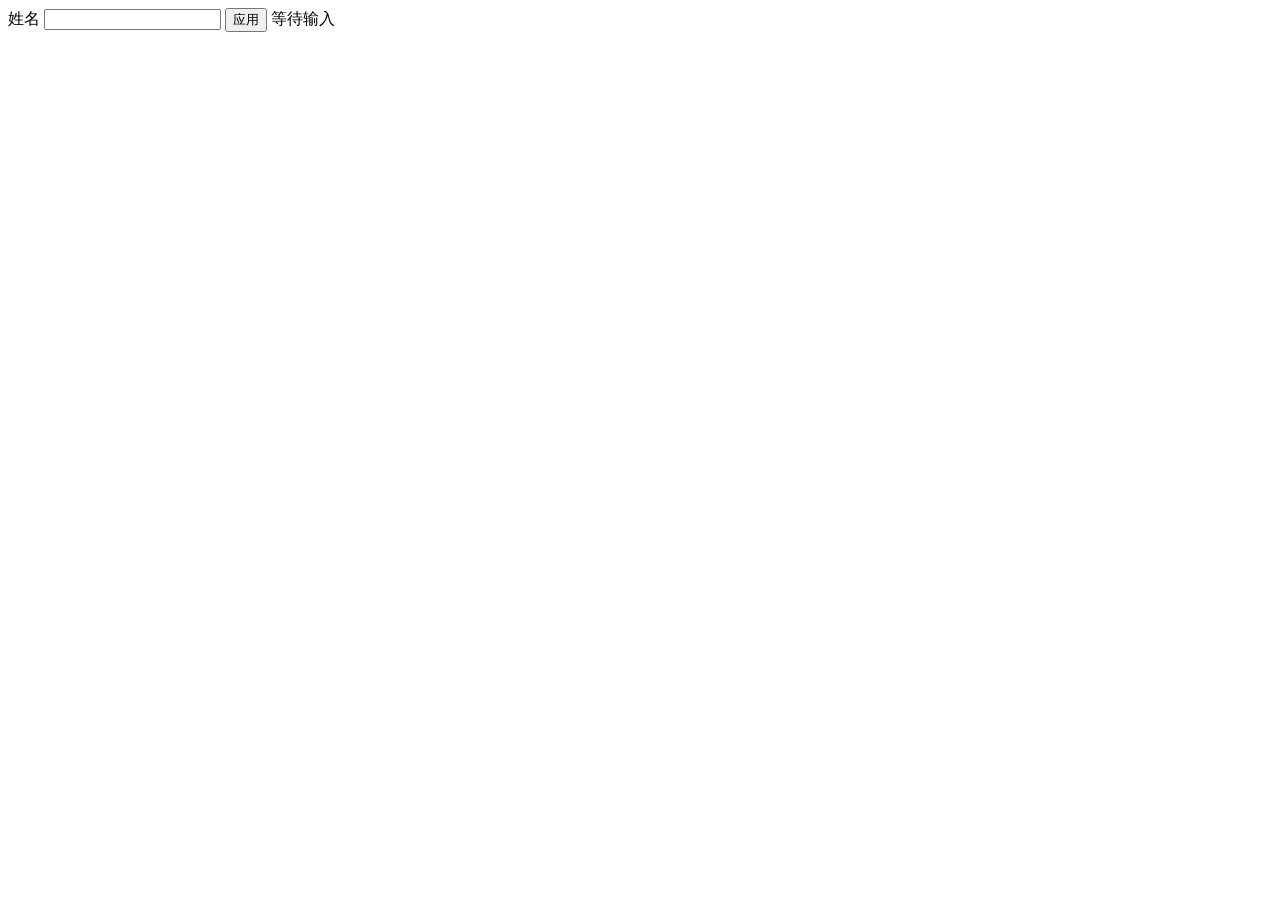
<file: extension/test-fixture/index.html>
<!doctype html>
<html lang="zh-CN">
<head><meta charset="utf-8"><title>Silent Tab Browser Test</title></head>
<body>
  <label>姓名 <input id="name" type="text"></label>
  <button id="apply" type="button">应用</button>
  <output id="output">等待输入</output>
  <script>
    document.querySelector('#apply').addEventListener('click', () => {
      document.querySelector('#output').textContent = `已输入：${document.querySelector('#name').value}`
    })
  </script>
</body>
</html>
</file>
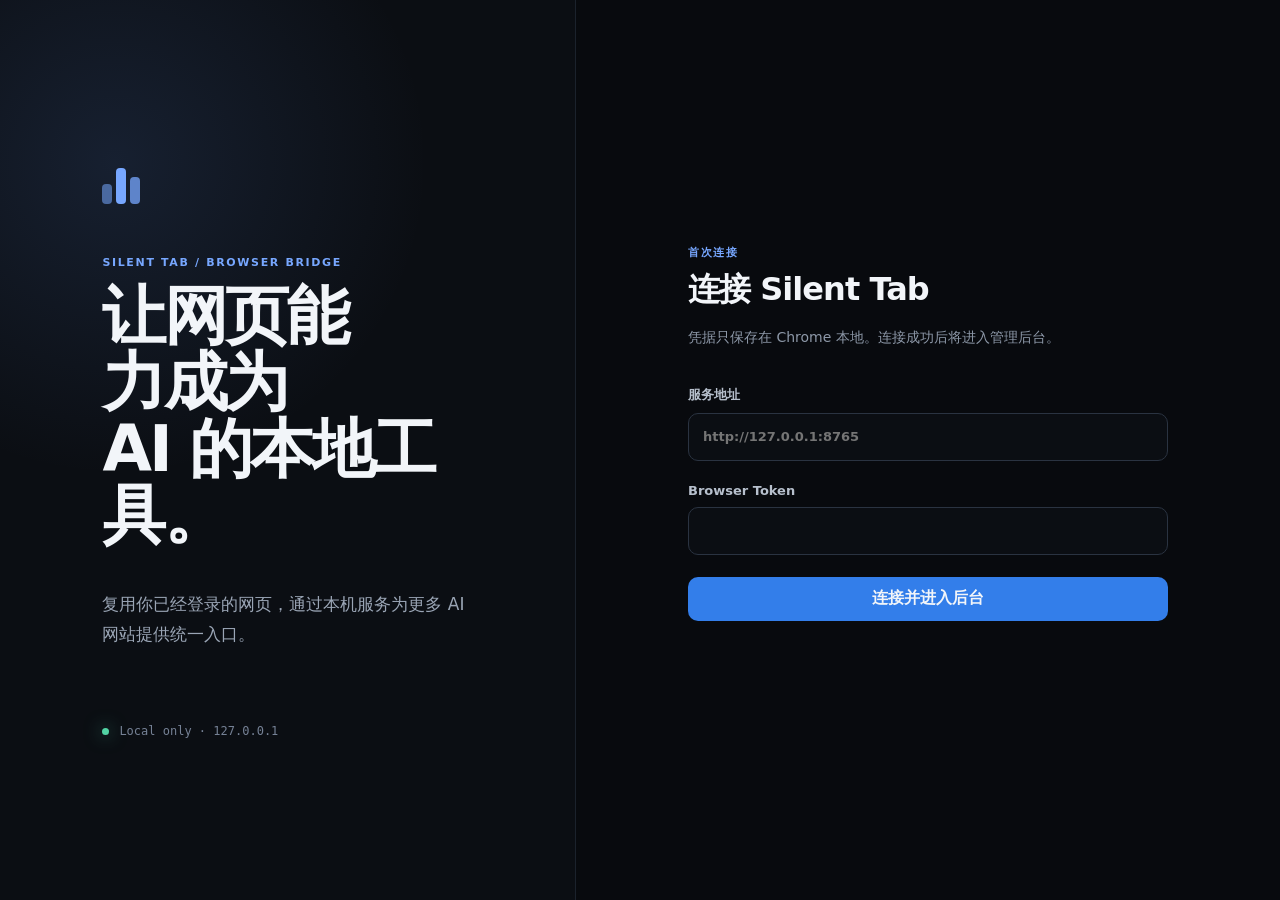
<file: extension/options.html>
<!doctype html>
<html lang="zh-CN">
<head>
  <meta charset="utf-8">
  <meta name="viewport" content="width=device-width,initial-scale=1">
  <meta name="description" content="Silent Tab 浏览器能力管理后台">
  <title>Silent Tab</title>
  <link rel="stylesheet" href="ui.css">
</head>
<body class="options-page">
  <a class="skip-link" href="#main-content">跳到主要内容</a>
  <section class="connect-shell" id="connect-view">
    <div class="connect-visual" aria-hidden="true">
      <div class="brand-mark brand-mark-large"><span></span><span></span><span></span></div>
      <p class="eyebrow">SILENT TAB / BROWSER BRIDGE</p>
      <h1>让网页能力成为<br>AI 的本地工具。</h1>
      <p>复用你已经登录的网页，通过本机服务为更多 AI 网站提供统一入口。</p>
      <div class="connect-pulse"><i></i> Local only · 127.0.0.1</div>
    </div>
    <form class="connect-form" id="connect-form">
      <div><p class="section-kicker">首次连接</p><h2>连接 Silent Tab</h2><p class="muted">凭据只保存在 Chrome 本地。连接成功后将进入管理后台。</p></div>
      <label><span>服务地址</span><input id="backend-url" type="url" spellcheck="false" placeholder="http://127.0.0.1:8765" required></label>
      <label><span>Browser Token</span><input id="token" type="password" autocomplete="off" spellcheck="false" required></label>
      <button class="primary-button wide" type="submit">连接并进入后台</button>
      <p id="connect-message" class="form-message" role="status"></p>
    </form>
  </section>

  <div class="console-shell" id="console-view" hidden>
    <aside class="console-sidebar">
      <div class="console-brand"><div class="brand-mark"><span></span><span></span><span></span></div><div><strong>Silent Tab</strong><small>Browser Bridge</small></div></div>
      <nav class="console-nav" aria-label="后台导航">
        <button class="nav-item active" type="button" data-page="overview"><span>01</span>概览</button>
        <button class="nav-item" type="button" data-page="adapters"><span>02</span>网页适配器</button>
        <button class="nav-item" type="button" data-page="api"><span>03</span>API 调用</button>
        <button class="nav-item" type="button" data-page="settings"><span>04</span>连接设置</button>
      </nav>
      <div class="sidebar-status"><span class="status-dot" id="sidebar-status-dot"></span><div><strong id="sidebar-status-title">读取状态中</strong><small id="sidebar-status-detail">正在连接本机服务</small></div></div>
    </aside>

    <main class="console-main" id="main-content">
      <header class="console-topbar"><div><p class="section-kicker">Browser capability hub</p><h2 id="page-title">运行概览</h2></div><button class="quiet-button" id="reconnect" type="button">重新连接</button></header>
      <section class="console-page active" data-page-panel="overview">
        <div class="hero-status"><div><span class="status-label">CURRENT STATUS</span><h3 id="hero-status">正在连接</h3><p id="hero-copy">正在读取扩展与 Silent Tab 服务的连接状态。</p></div><div class="signal-orbit" aria-hidden="true"><i></i><i></i><i></i><b></b></div></div>
        <div class="metric-grid">
          <article><span>当前适配器</span><strong>ChatGPT Web</strong><small>网页登录态复用</small></article>
          <article><span>调用方式</span><strong>Local REST + SSE</strong><small>免 Token 本机接口</small></article>
          <article><span>执行模式</span><strong>后台静默</strong><small>不抢占当前标签页</small></article>
        </div>
        <section class="content-section"><div class="section-heading"><div><p class="section-kicker">Quick start</p><h3>把调用方式直接交给 AI</h3></div><button class="text-button" type="button" data-open-page="api">查看全部 API →</button></div><div class="quick-command" id="overview-command"><code></code><button type="button" data-copy-target="overview-command">复制</button></div></section>
      </section>

      <section class="console-page" data-page-panel="adapters"><div class="section-intro"><p>站点适配器</p><h3>统一管理不同 AI 网页</h3><span>每个适配器独立维护页面识别规则，后续可以继续接入更多网站。</span></div><div class="adapter-grid" id="adapter-grid"></div></section>
      <section class="console-page" data-page-panel="api"><div class="section-intro"><p>Local API</p><h3>复制即可调用</h3><span>以下接口只接受本机请求，无需在命令中携带 Browser Token。</span></div><div class="api-list" id="api-list"></div></section>
      <section class="console-page" data-page-panel="settings">
        <div class="section-intro"><p>Connection</p><h3>本机连接设置</h3><span>修改后扩展会立即断开并使用新配置重新连接。</span></div>
        <form class="settings-card" id="settings-form">
          <label><span>后端地址</span><input id="settings-backend-url" type="url" spellcheck="false" required></label>
          <label><span>Browser Token</span><input id="settings-token" type="password" autocomplete="off" spellcheck="false" required></label>
          <div class="settings-actions"><button class="primary-button" type="submit">保存并重新连接</button><button class="danger-button" id="disconnect" type="button">退出后台</button></div>
          <p id="settings-message" class="form-message" role="status"></p>
        </form>
      </section>
    </main>
  </div>
  <script type="module" src="options.mjs"></script>
</body>
</html>
</file>
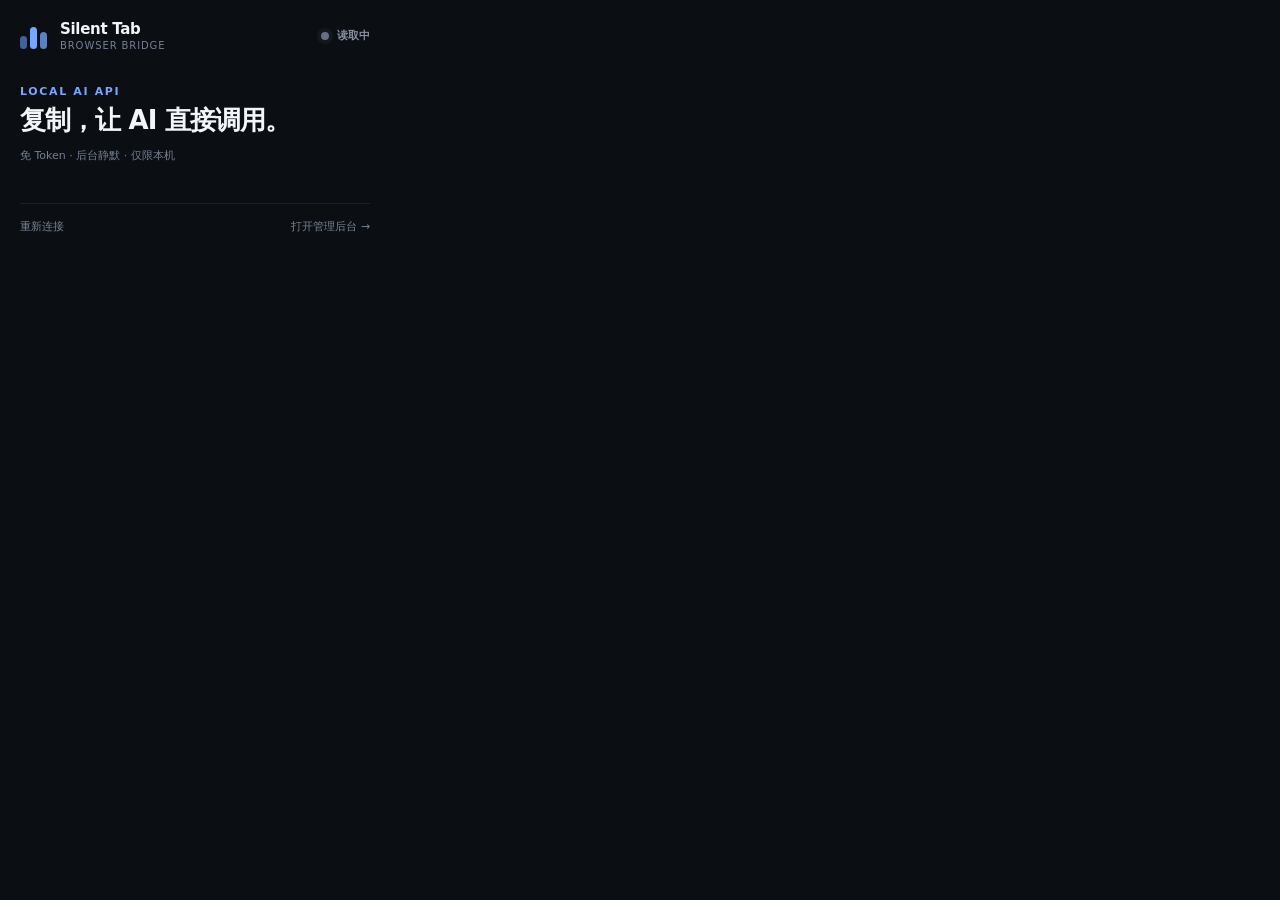
<file: extension/popup.html>
<!doctype html>
<html lang="zh-CN">
<head>
  <meta charset="utf-8">
  <meta name="viewport" content="width=device-width,initial-scale=1">
  <title>Silent Tab</title>
  <link rel="stylesheet" href="ui.css">
</head>
<body class="popup-page">
  <main class="popup-card">
    <header class="popup-header">
      <div class="console-brand compact"><div class="brand-mark"><span></span><span></span><span></span></div><div><strong>Silent Tab</strong><small>Browser Bridge</small></div></div>
      <span class="connection-badge"><i class="status-dot" id="status-dot"></i><b id="status-text">读取中</b></span>
    </header>
    <section class="popup-intro"><p>LOCAL AI API</p><h1>复制，让 AI 直接调用。</h1><span>免 Token · 后台静默 · 仅限本机</span></section>
    <div class="popup-api-list" id="popup-api-list"></div>
    <footer class="popup-footer"><button id="reconnect" type="button">重新连接</button><button id="options" type="button">打开管理后台 →</button></footer>
  </main>
  <script type="module" src="popup.mjs"></script>
</body>
</html>
</file>
<file: extension/ui.css>
:root {
  color-scheme: dark;
  font-family: "Avenir Next", "SF Pro Display", "PingFang SC", system-ui, sans-serif;
  --bg: #080a0e; --surface: #10151c; --surface-2: #151b23; --line: #252d39;
  --line-soft: #1b222c; --text: #f2f5f9; --muted: #8d98a8;
  --accent: #77a7ff; --green: #52d3a4; --red: #f27886;
}
* { box-sizing: border-box; }
body { margin: 0; background: var(--bg); color: var(--text); }
button, input { font: inherit; } button { color: inherit; } [hidden] { display: none !important; }
.skip-link { position: fixed; left: 16px; top: -60px; z-index: 10; padding: 10px 14px; border-radius: 8px; background: white; color: #080a0e; transition: top .2s ease; }
.skip-link:focus { top: 16px; }
.eyebrow, .section-kicker, .status-label, .section-intro > p, .popup-intro > p { margin: 0; color: var(--accent); font-size: 11px; font-weight: 700; letter-spacing: .15em; text-transform: uppercase; }
.muted { color: var(--muted); font-size: 14px; line-height: 1.65; }
.brand-mark { display: grid; grid-template-columns: repeat(3, 7px); align-items: end; gap: 3px; width: 27px; height: 27px; }
.brand-mark span { display: block; border-radius: 4px; background: var(--accent); }
.brand-mark span:nth-child(1) { height: 13px; opacity: .55; }.brand-mark span:nth-child(2) { height: 22px; }.brand-mark span:nth-child(3) { height: 17px; opacity: .75; }
.brand-mark-large { grid-template-columns: repeat(3, 10px); gap: 4px; width: 40px; height: 42px; margin-bottom: 52px; }
.brand-mark-large span:nth-child(1) { height: 20px; }.brand-mark-large span:nth-child(2) { height: 36px; }.brand-mark-large span:nth-child(3) { height: 27px; }

/* 首次连接 */
.options-page { min-height: 100dvh; }
.connect-shell { min-height: 100dvh; display: grid; grid-template-columns: minmax(360px,.9fr) minmax(440px,1.1fr); }
.connect-visual { display: flex; flex-direction: column; justify-content: center; padding: clamp(48px,8vw,112px); border-right: 1px solid var(--line-soft); background: radial-gradient(circle at 20% 18%,rgba(94,141,227,.14),transparent 36%),#0b0e13; }
.connect-visual h1 { margin: 14px 0 24px; max-width: 650px; font-size: clamp(42px,5vw,72px); line-height: 1.04; letter-spacing: -.045em; text-wrap: balance; }
.connect-visual > p:not(.eyebrow) { max-width: 520px; color: #9aa5b5; font-size: 17px; line-height: 1.75; }
.connect-pulse { display: flex; align-items: center; gap: 10px; margin-top: 58px; color: #758195; font: 12px ui-monospace,monospace; }
.connect-pulse i { width: 7px; height: 7px; border-radius: 50%; background: var(--green); box-shadow: 0 0 18px rgba(82,211,164,.75); }
.connect-form { width: min(480px,calc(100% - 64px)); align-self: center; justify-self: center; display: grid; gap: 22px; }
.connect-form h2, .section-intro h3 { margin: 8px 0; font-size: 32px; letter-spacing: -.03em; }
label { display: grid; gap: 9px; color: #b7c0cd; font-size: 13px; font-weight: 600; }
input { width: 100%; height: 48px; border: 1px solid #2a3341; border-radius: 10px; padding: 0 14px; outline: none; background: #0b0e13; color: var(--text); transition: border-color .2s ease,box-shadow .2s ease; }
input:focus { border-color: var(--accent); box-shadow: 0 0 0 3px rgba(119,167,255,.12); }
.primary-button, .quiet-button, .danger-button, .text-button { border: 0; cursor: pointer; transition: transform .18s ease,background .18s ease,color .18s ease; }
.primary-button { min-height: 44px; border-radius: 10px; padding: 0 18px; background: #337eea; font-weight: 700; }
.primary-button:hover { background: #438cf4; transform: translateY(-1px); }.primary-button:active { transform: translateY(1px); }.wide { width: 100%; }
.form-message { min-height: 20px; margin: -8px 0 0; font-size: 12px; }.form-message.success { color: var(--green); }.form-message.error { color: var(--red); }

/* 管理后台 */
.console-shell { min-height: 100dvh; display: grid; grid-template-columns: 250px 1fr; }
.console-sidebar { position: sticky; top: 0; height: 100dvh; display: flex; flex-direction: column; padding: 30px 20px 24px; border-right: 1px solid var(--line-soft); background: #0c0f14; }
.console-brand { display: flex; align-items: center; gap: 13px; padding: 0 10px; }.console-brand strong { display: block; font-size: 18px; letter-spacing: -.02em; }.console-brand small { display: block; margin-top: 2px; color: #758195; font-size: 10px; letter-spacing: .09em; text-transform: uppercase; }
.console-nav { display: grid; gap: 6px; margin-top: 56px; }
.nav-item { display: grid; grid-template-columns: 28px 1fr; align-items: center; gap: 8px; height: 44px; padding: 0 12px; border: 0; border-radius: 8px; background: transparent; color: #7f8a9a; text-align: left; cursor: pointer; transition: background .2s ease,color .2s ease; }
.nav-item span { font: 10px ui-monospace,monospace; opacity: .55; }.nav-item:hover { background: #131820; color: #c8d0dc; }.nav-item.active { background: #18202b; color: white; }
.sidebar-status { display: flex; gap: 11px; align-items: center; margin-top: auto; padding: 14px 12px; border-top: 1px solid var(--line-soft); }.sidebar-status strong { display: block; font-size: 12px; }.sidebar-status small { display: block; max-width: 160px; margin-top: 3px; overflow: hidden; color: #697586; font-size: 10px; text-overflow: ellipsis; white-space: nowrap; }
.status-dot { display: inline-block; flex: 0 0 auto; width: 8px; height: 8px; border-radius: 50%; background: #657083; box-shadow: 0 0 0 4px rgba(101,112,131,.1); }.status-dot.online { background: var(--green); box-shadow: 0 0 0 4px rgba(82,211,164,.1); }.status-dot.offline { background: var(--red); box-shadow: 0 0 0 4px rgba(242,120,134,.1); }
.console-main { min-width: 0; padding: 34px clamp(34px,5vw,76px) 80px; background: radial-gradient(circle at 88% 0%,rgba(76,116,185,.08),transparent 28%),var(--bg); }
.console-topbar { display: flex; align-items: center; justify-content: space-between; margin-bottom: 48px; }.console-topbar h2 { margin: 6px 0 0; font-size: 22px; letter-spacing: -.02em; }
.quiet-button { min-height: 36px; padding: 0 14px; border: 1px solid var(--line); border-radius: 8px; background: #10151c; color: #aab4c2; }.quiet-button:hover { color: white; border-color: #3a4657; }
.console-page { display: none; animation: page-in .32s ease both; }.console-page.active { display: block; }@keyframes page-in { from { opacity: 0; transform: translateY(7px); } to { opacity: 1; transform: none; } }
.hero-status { min-height: 270px; display: grid; grid-template-columns: 1fr 260px; align-items: center; padding: 42px 48px; overflow: hidden; border: 1px solid var(--line); border-radius: 18px; background: #11161d; }
.hero-status h3 { margin: 15px 0 12px; font-size: clamp(34px,4vw,55px); line-height: 1.05; letter-spacing: -.045em; }.hero-status p { max-width: 570px; color: #8c98a8; line-height: 1.7; }
.signal-orbit { position: relative; width: 210px; height: 210px; justify-self: end; }.signal-orbit i { position: absolute; inset: 50%; border: 1px solid rgba(119,167,255,.2); border-radius: 50%; transform: translate(-50%,-50%); animation: breathe 3.4s ease-in-out infinite; }.signal-orbit i:nth-child(1) { width: 70px; height: 70px; }.signal-orbit i:nth-child(2) { width: 130px; height: 130px; animation-delay: .35s; }.signal-orbit i:nth-child(3) { width: 200px; height: 200px; animation-delay: .7s; }.signal-orbit b { position: absolute; inset: 50%; width: 18px; height: 18px; border-radius: 50%; background: var(--green); box-shadow: 0 0 36px rgba(82,211,164,.6); transform: translate(-50%,-50%); }@keyframes breathe { 50% { opacity: .35; transform: translate(-50%,-50%) scale(1.06); } }
.metric-grid { display: grid; grid-template-columns: repeat(3,1fr); border: 1px solid var(--line); border-top: 0; border-radius: 0 0 16px 16px; overflow: hidden; }.metric-grid article { min-height: 132px; padding: 26px 28px; border-right: 1px solid var(--line); background: #0e1218; }.metric-grid article:last-child { border: 0; }.metric-grid span,.metric-grid small { display: block; color: #737f90; font-size: 11px; }.metric-grid strong { display: block; margin: 12px 0 8px; font-size: 17px; }
.content-section { margin-top: 52px; }.section-heading { display: flex; align-items: end; justify-content: space-between; margin-bottom: 18px; }.section-heading h3 { margin: 7px 0 0; font-size: 23px; }.text-button { padding: 0; background: transparent; color: var(--accent); }
.quick-command,.code-block { position: relative; display: flex; align-items: center; min-height: 72px; padding: 16px 108px 16px 18px; border: 1px solid var(--line); border-radius: 12px; background: #0b0e13; }.quick-command code,.code-block code { color: #aab7ca; font: 12px/1.6 ui-monospace,SFMono-Regular,monospace; overflow-wrap: anywhere; }.quick-command button,.code-block button { position: absolute; right: 12px; top: 50%; min-height: 34px; border: 0; border-radius: 7px; padding: 0 12px; background: #1b2430; color: #d7dfeb; cursor: pointer; transform: translateY(-50%); }.quick-command button:hover,.code-block button:hover { background: #263344; }.quick-command button.copied,.code-block button.copied { color: var(--green); }
.section-intro { margin-bottom: 32px; }.section-intro > span { display: block; max-width: 640px; color: var(--muted); font-size: 14px; line-height: 1.65; }
.adapter-grid { display: grid; grid-template-columns: repeat(2,minmax(280px,1fr)); gap: 18px; }.adapter-card { position: relative; min-height: 240px; padding: 28px; border: 1px solid var(--line); border-radius: 16px; background: #10151c; }.adapter-card.planned { opacity: .62; background: #0d1117; }.adapter-symbol { display: grid; place-items: center; width: 48px; height: 48px; border: 1px solid #334156; border-radius: 12px; background: #192333; color: var(--accent); font: 12px ui-monospace,monospace; }.adapter-meta { margin-top: 32px; }.adapter-meta span { color: #697587; font: 10px ui-monospace,monospace; }.adapter-meta h4 { margin: 7px 0 10px; font-size: 21px; }.adapter-meta p { max-width: 430px; margin: 0; color: #8995a5; font-size: 13px; line-height: 1.65; }.adapter-state { position: absolute; right: 22px; top: 22px; color: #778394; font-size: 11px; }.adapter-state i { display: inline-block; width: 6px; height: 6px; margin-right: 5px; border-radius: 50%; background: var(--green); }
.api-list { display: grid; gap: 16px; }.api-card { padding: 24px; border: 1px solid var(--line); border-radius: 14px; background: #10151c; }.api-card-head { display: flex; align-items: center; justify-content: space-between; gap: 20px; }.api-card-head > div { display: flex; align-items: center; gap: 12px; }.api-card-head span { padding: 5px 7px; border-radius: 5px; background: #1b2a40; color: var(--accent); font: 9px ui-monospace,monospace; }.api-card h4 { margin: 0; font-size: 17px; }.api-card-head > code { color: #7d8999; font-size: 11px; }.api-card > p { margin: 13px 0 17px; color: #7f8b9b; font-size: 13px; }
.settings-card { display: grid; gap: 22px; max-width: 680px; padding: 28px; border: 1px solid var(--line); border-radius: 14px; background: #10151c; }.settings-actions { display: flex; gap: 10px; }.danger-button { min-height: 44px; padding: 0 18px; border-radius: 10px; background: #24171b; color: #e98a95; }.danger-button:hover { background: #311c22; }

/* Popup */
.popup-page { width: 390px; min-height: 430px; background: #0b0e13; }.popup-card { padding: 20px; }.popup-header { display: flex; align-items: center; justify-content: space-between; }.console-brand.compact { padding: 0; }.console-brand.compact strong { font-size: 15px; }.connection-badge { display: flex; align-items: center; gap: 8px; color: #8793a3; font-size: 11px; }.connection-badge b { font-weight: 600; }.popup-intro { margin: 34px 0 22px; }.popup-intro h1 { margin: 8px 0 9px; font-size: 26px; line-height: 1.12; letter-spacing: -.035em; }.popup-intro span { color: #758193; font-size: 11px; }
.conversation-toggle { display: flex; align-items: center; gap: 9px; margin: 0 0 10px; cursor: pointer; }.conversation-toggle input { position: absolute; opacity: 0; pointer-events: none; }.conversation-toggle span { position: relative; width: 28px; height: 16px; border-radius: 10px; background: #2a323e; transition: background .2s ease; }.conversation-toggle span::after { content: ""; position: absolute; left: 3px; top: 3px; width: 10px; height: 10px; border-radius: 50%; background: #8c98a8; transition: transform .2s ease,background .2s ease; }.conversation-toggle input:checked + span { background: #285b9f; }.conversation-toggle input:checked + span::after { background: white; transform: translateX(12px); }.conversation-toggle b { color: #8995a5; font-size: 11px; font-weight: 600; }
.popup-api-list { display: grid; gap: 9px; }.popup-api-item { overflow: hidden; border: 1px solid var(--line); border-radius: 11px; background: #11161d; }.popup-api-trigger { width: 100%; min-height: 58px; display: flex; align-items: center; justify-content: space-between; padding: 0 15px; border: 0; background: transparent; text-align: left; cursor: pointer; }.popup-api-trigger span { display: flex; align-items: center; gap: 9px; }.popup-api-trigger b { font-size: 13px; }.popup-api-trigger small { padding: 3px 5px; border-radius: 4px; background: #1c293b; color: var(--accent); font: 8px ui-monospace,monospace; }.popup-api-trigger > i { color: #697586; font-style: normal; transition: transform .2s ease; }.popup-api-item.open .popup-api-trigger > i { transform: rotate(180deg); }.popup-api-detail { display: none; padding: 0 14px 14px; }.popup-api-item.open .popup-api-detail { display: grid; gap: 10px; }.popup-api-detail code { max-height: 100px; overflow: auto; padding: 11px; border-radius: 7px; background: #090c10; color: #9ca9ba; font: 10px/1.55 ui-monospace,monospace; overflow-wrap: anywhere; }.popup-api-detail button { min-height: 34px; border: 0; border-radius: 7px; background: #2879ed; font-size: 11px; font-weight: 700; cursor: pointer; }.popup-footer { display: flex; justify-content: space-between; margin-top: 18px; padding-top: 15px; border-top: 1px solid var(--line-soft); }.popup-footer button { border: 0; padding: 0; background: transparent; color: #778496; font-size: 11px; cursor: pointer; }.popup-footer button:hover { color: white; }
button:focus-visible,input:focus-visible { outline: 2px solid var(--accent); outline-offset: 2px; }
@media (max-width: 820px) {
  .connect-shell { grid-template-columns: 1fr; }.connect-visual { display: none; }.connect-form { min-height: 100dvh; align-content: center; }
  .console-shell { grid-template-columns: 76px 1fr; }.console-brand > div:last-child,.nav-item:not(.active) { font-size: 0; }.console-nav { margin-top: 40px; }.nav-item { grid-template-columns: 1fr; text-align: center; }.nav-item span { font-size: 10px; }.sidebar-status > div { display: none; }
  .hero-status { grid-template-columns: 1fr; }.signal-orbit { display: none; }.metric-grid { grid-template-columns: 1fr; }.metric-grid article { border-right: 0; border-bottom: 1px solid var(--line); }.adapter-grid { grid-template-columns: 1fr; }
}
</file>
